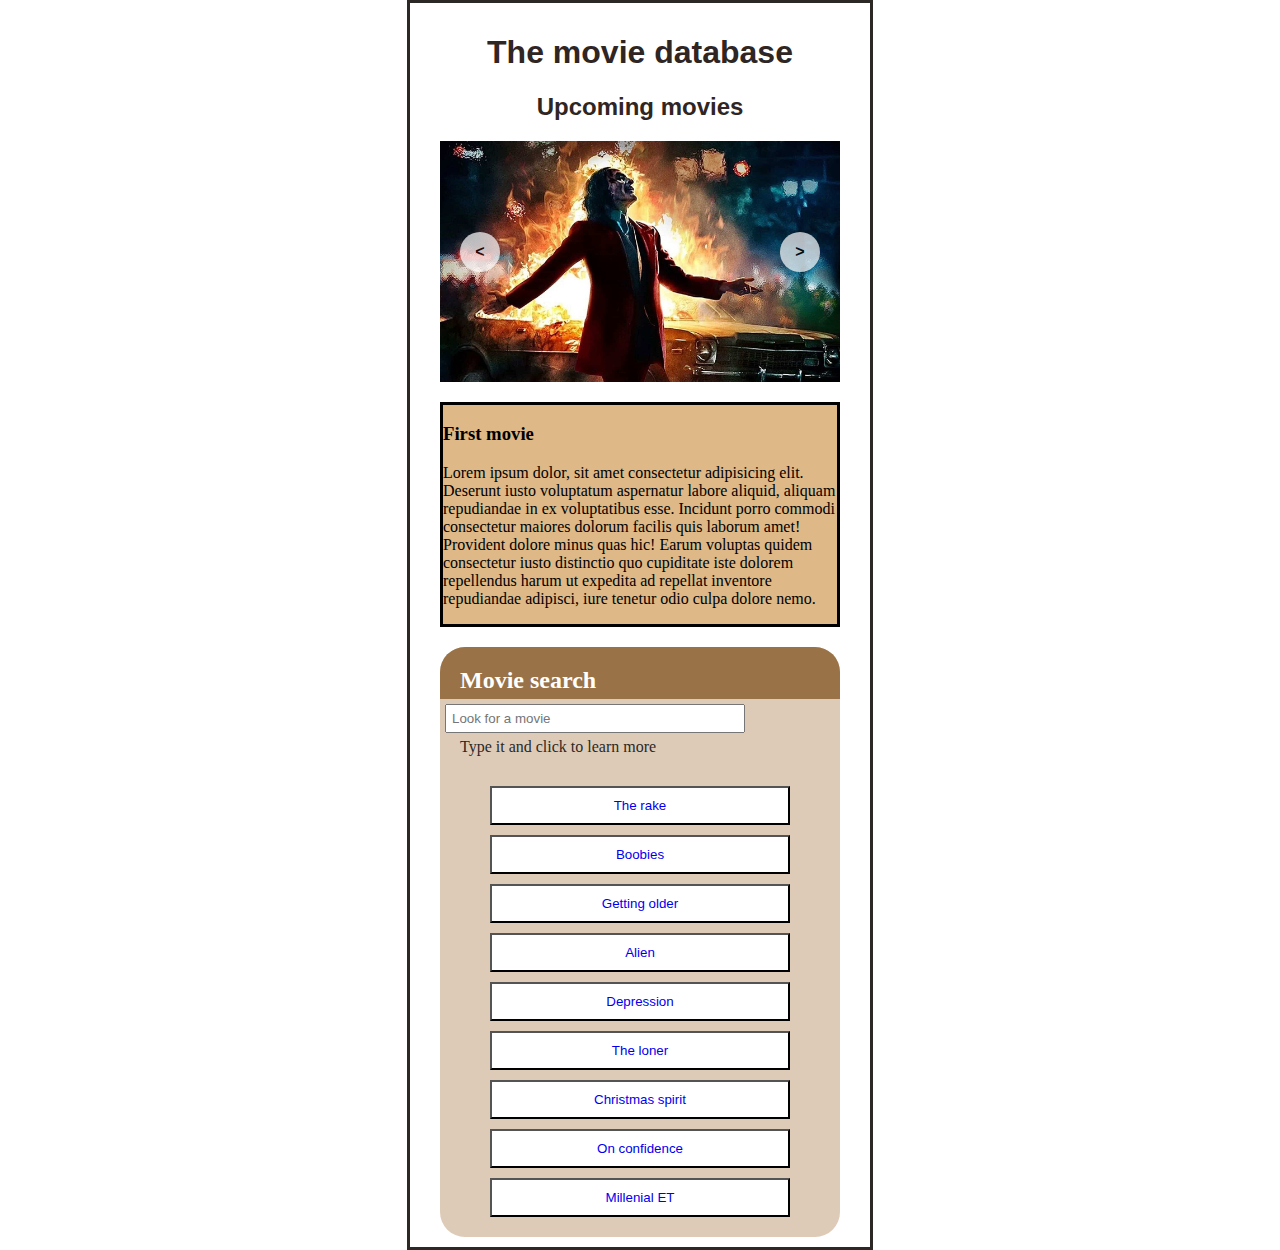
<file: Carousel/index.html>
<html>

<head>
    <link rel="stylesheet" href="index.css">
</head>

<body>
    <div class="carousel">

        <div id="titles">
            <h1 id="title">The movie database</h1>

            <h2 id="subtitle">Upcoming movies</h2>
        </div>
        <div class="carousel-actions">
            <button id="carousel-button-prev" aria-label="Previous Slide">
                < </button>
                    <button id="carousel-button-next" aria-label="Next Slide">></button>
        </div>

        <div class="carousel-item carousel-item-visible">

            <img src="image1.jpg" />
            <div class="moviesDesc" <p>
                <h3>First movie</h3> Lorem ipsum dolor, sit amet consectetur adipisicing
                elit.
                Deserunt iusto
                voluptatum
                aspernatur
                labore aliquid, aliquam repudiandae in ex voluptatibus esse. Incidunt porro commodi consectetur
                maiores
                dolorum facilis quis laborum amet!
                Provident dolore minus quas hic! Earum voluptas quidem consectetur iusto distinctio quo cupiditate
                iste
                dolorem repellendus harum ut expedita ad repellat inventore repudiandae adipisci, iure tenetur odio
                culpa
                dolore nemo.</p>
            </div>
        </div>
        <div class="carousel-item">
            <img src="image2.jpg" />
            <div class="moviesDesc">
                <p>
                <h3>Second movie</h3> Lorem ipsum dolor sit amet consectetur adipisicing elit. Quod laudantium
                distinctio sed
                laborum
                aliquam! Quas sequi quisquam eligendi eaque excepturi adipisci a quia nulla corrupti laudantium at
                impedit,
                illum labore.
                Modi officia molestias aperiam cumque inventore exercitationem doloremque numquam aspernatur
                asperiores
                optio, nemo voluptatem quibusdam ipsam sint, esse dignissimos! Accusamus necessitatibus similique
                quis
                voluptatibus quaerat culpa praesentium magnam sapiente ipsum?
                Expedita molestias dicta, praesentium nam itaque hic. Porro, quod doloremque neque cupiditate
                nostrum
                placeat commodi amet ratione laboriosam facilis minima earum ipsa dolores aut iure cum quis dolore
                modi
                a!
                </p>
            </div>
        </div>
        <div class="carousel-item">
            <img src="image3.jpg" />
            <div class="moviesDesc">
                <p>
                <h3>Third movie</h3> Lorem ipsum dolor sit amet consectetur adipisicing elit. Quod laudantium
                distinctio sed
                laborum
                aliquam! Quas sequi quisquam eligendi eaque excepturi adipisci a quia nulla corrupti laudantium at
                impedit,
                illum labore.
                Modi officia molestias aperiam cumque inventore exercitationem doloremque numquam aspernatur
                asperiores
                optio, nemo voluptatem quibusdam ipsam sint, esse dignissimos! Accusamus necessitatibus similique
                quis
                voluptatibus quaerat culpa praesentium magnam sapiente ipsum?
                Expedita molestias dicta, praesentium nam itaque hic. Porro, quod doloremque neque cupiditate
                nostrum
                placeat commodi amet ratione laboriosam facilis minima earum ipsa dolores aut iure cum quis dolore
                modi
                a!
                </p>
            </div>

        </div>



        <div id="container">
            <div id="search">
                <label for="searchInput">Movie search</label>

            </div>

            <div id="inputForm">
                <input id="searchInput" type="text" placeholder="Look for a movie">
                <p class="explanation">Type it and click to learn more</p>
            </div>
            <div id="results">
                <button class="name"> <a href="https://youtu.be/4U4lnaMCD5Y?t=386" target="_blank">
                        The rake</a></button>
                <button class="name"><a href="https://youtu.be/WVyqh5MM7sA?t=56" target="_blank">Boobies</a></button>

                <button class="name"><a href="https://youtu.be/yiE_63qDuRQ?t=16" target="_blank">Getting
                        older</a></button>

                <button class="name"><a href="https://youtu.be/xDWVObgdUaY?t=396" target="_blank">Alien</a></button>

                <button class="name"><a href="https://youtu.be/yiE_63qDuRQ?t=357"
                        target="_blank">Depression</a></button>

                <button class="name"><a href="https://youtu.be/yiE_63qDuRQ?t=345" target="_blank">The loner</a></button>

                <button class="name"><a href="https://youtu.be/4U4lnaMCD5Y?t=413" target="_blank">Christmas
                        spirit</a></button>

                <button class="name"><a href="https://youtu.be/Q-59qozh9Uo?t=20" target="_blank">On
                        confidence</a></button>

                <button class="name"><a href="https://youtu.be/xDWVObgdUaY?t=304" target="_blank">Millenial
                        ET</a></button>
            </div>

        </div>
    </div>


    <script src="index.js"></script>
</body>

</html>
</file>
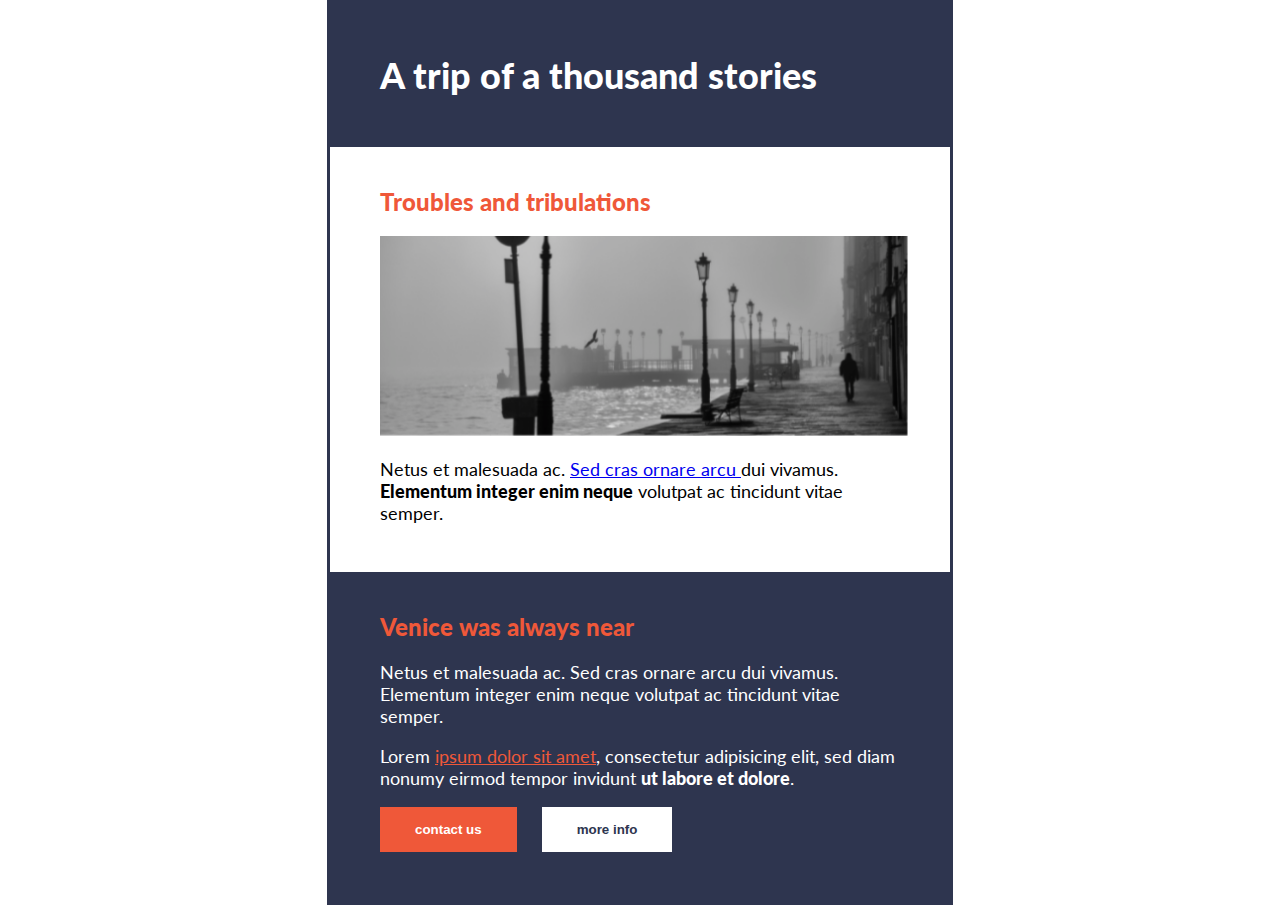
<file: ch-4/index.html>
<!DOCTYPE html>
<html lang="en">

<head>
    <link rel="preconnect" href="https://fonts.googleapis.com">
    <link rel="preconnect" href="https://fonts.gstatic.com" crossorigin>
    <link href="https://fonts.googleapis.com/css2?family=Lato:wght@300&display=swap" rel="stylesheet">
    <link rel="stylesheet" href="index.css">
    <meta charset="UTF-8">
    <meta http-equiv="X-UA-Compatible" content="IE=edge">
    <meta name="viewport" content="width=device-width, initial-scale=1.0">
    <title>Venice</title>
</head>

<body>
    <section class="section-one">
        <h1>A trip of a thousand stories</h1>

    </section>
    <section class="section-two">
        <h2>Troubles and tribulations</h2>
        <img src="boardwalk.png" id="boardwalk"
            alt="a black and white picture of a person in the bottom right corner walking through a pier and there's sea on the left and many street lights that decrease in size from left to right as their proximity to the camera is smaller">
        <p>Netus et malesuada ac. <a href="#"> Sed cras ornare arcu </a> dui vivamus. <span class="bold">Elementum
                integer enim neque</span> volutpat ac tincidunt vitae semper.</p>

    </section>
    <section class="section-three">
        <h2>Venice was always near</h2>

        <p>Netus et malesuada ac. Sed cras ornare arcu dui vivamus. Elementum integer enim neque volutpat ac
            tincidunt vitae semper.</p>
        <p>Lorem <a href="#">ipsum dolor sit amet</a>, consectetur adipisicing elit, sed diam nonumy eirmod tempor
            invidunt <span class="bold">ut labore et dolore</span>.</p>

        <button class="btn orange">contact us</button>
        <button class="btn white">more info</button>
    </section>
</body>

</html>
</file>
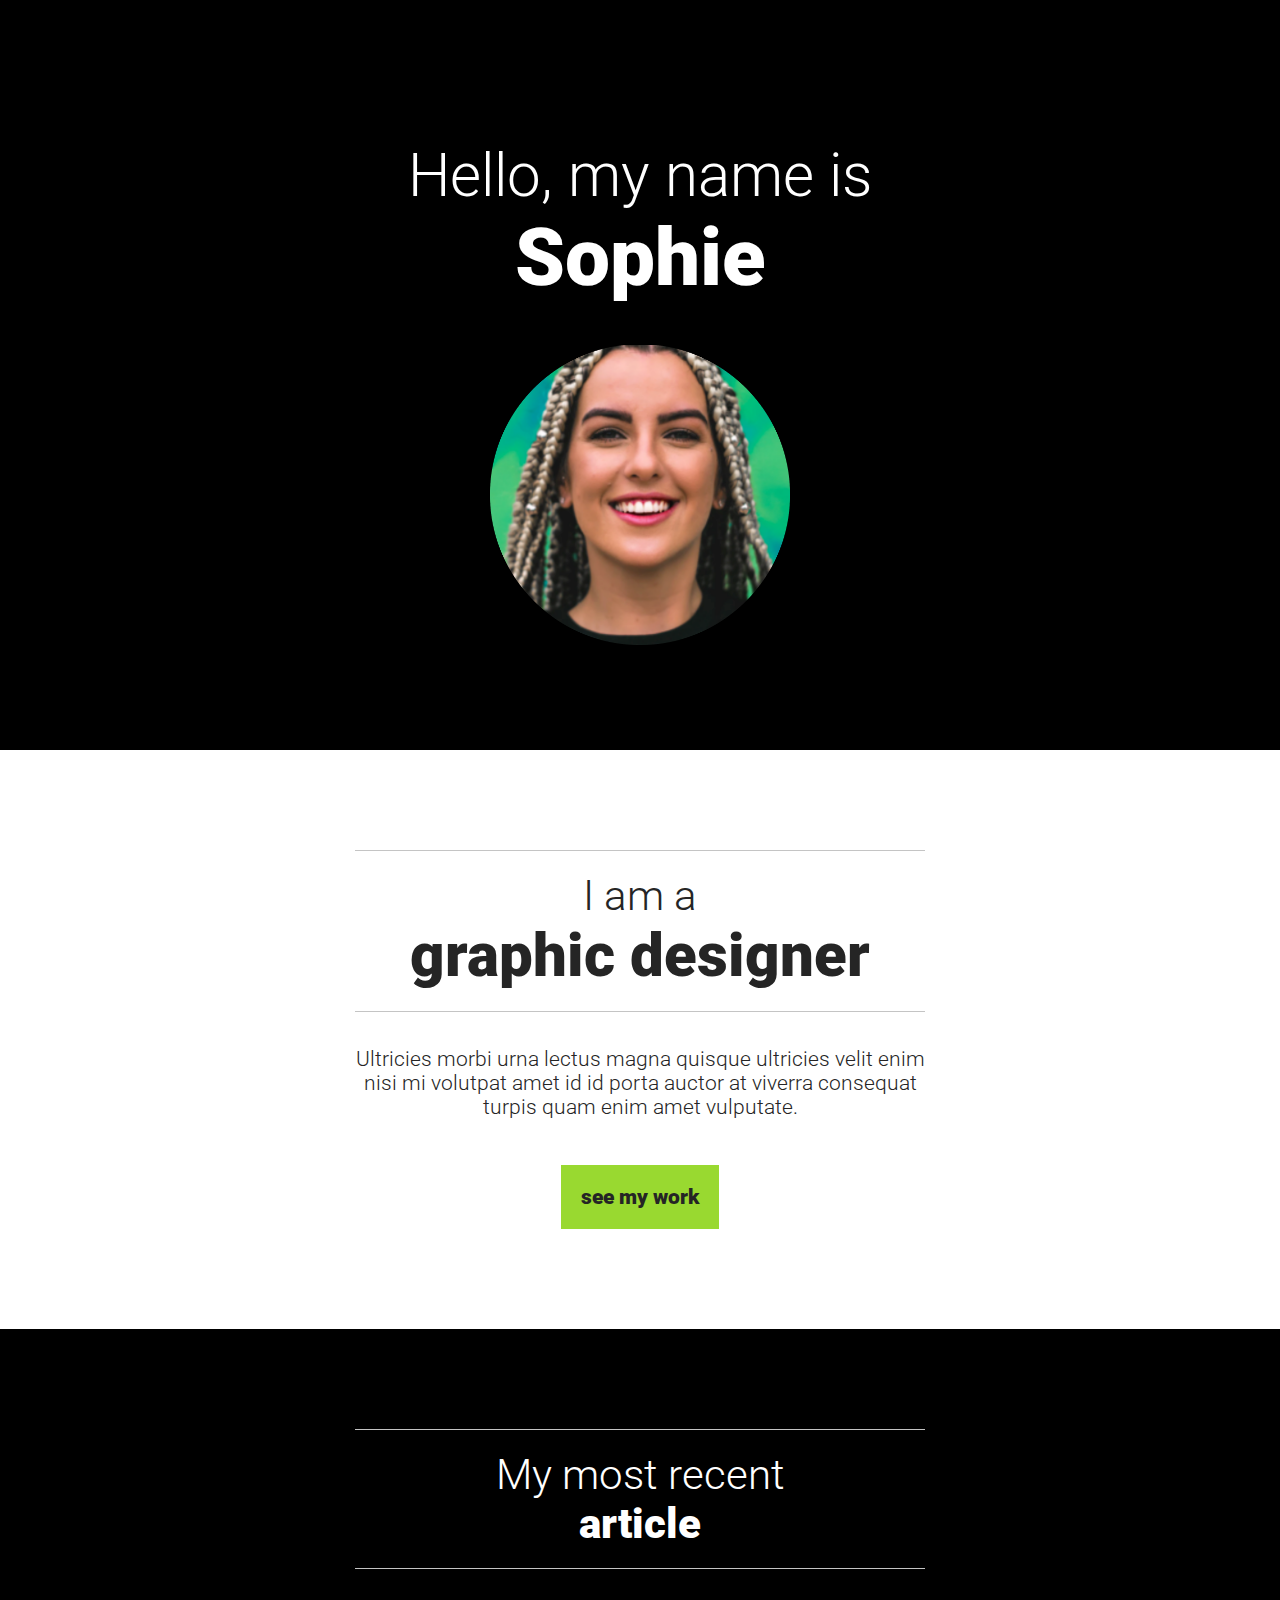
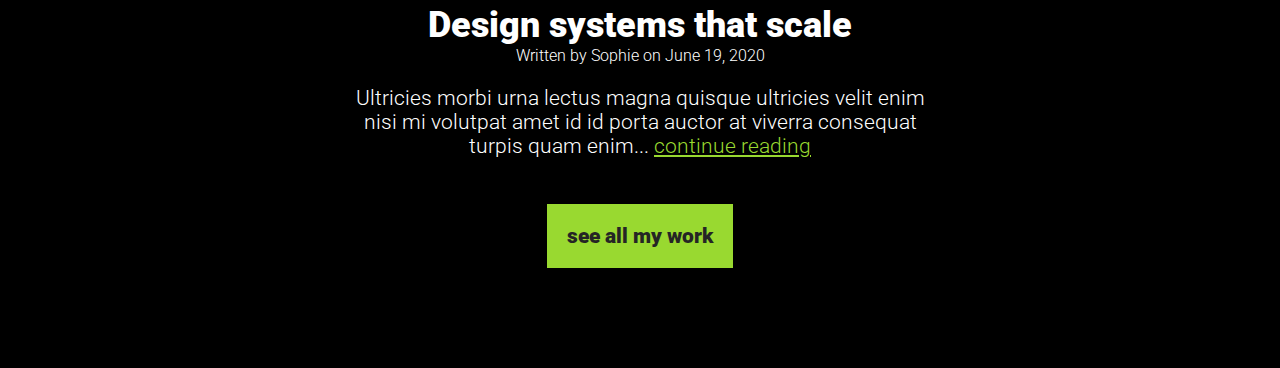
<file: ch-5/index.html>
<!DOCTYPE html>
<html lang="en">

<head>
    <link rel="preconnect" href="https://fonts.googleapis.com">
    <link rel="preconnect" href="https://fonts.gstatic.com" crossorigin>
    <link href="https://fonts.googleapis.com/css2?family=Roboto:wght@300;900&display=swap" rel="stylesheet">
    <meta charset="UTF-8">
    <meta http-equiv="X-UA-Compatible" content="IE=edge">
    <meta name="viewport" content="width=device-width, initial-scale=1.0">
    <title>Sophie's CV</title>
    <link rel="stylesheet" href="index.css">
</head>

<body>

    <section class="introduction">
        <div class="container">
            <h1>Hello, my name is <span class="name">Sophie</span>
            </h1>
            <img src="sophie.png" alt="girl smiling" class="sophie">
        </div>
    </section>



    <section class="section-one">
        <div class="container">
            <h2>I am a <span class="profession">graphic designer</span>
            </h2>
            <p>Ultricies morbi urna lectus magna quisque ultricies velit enim nisi mi volutpat amet id id porta auctor
                at
                viverra consequat turpis quam enim amet vulputate.</p>
            <a href="#" class="btn">see my work</a>
        </div>
    </section>




    <section class="section-two">
        <div class="container">
            <h2>My most recent <span class="article">article</span>
            </h2>
            <article>
                <h3>Design systems that scale</h3>
                <p class="small-print">Written by Sophie on June 19, 2020</p>
                <p>Ultricies morbi urna lectus magna quisque ultricies velit enim nisi mi volutpat amet id id porta
                    auctor
                    at
                    viverra consequat turpis quam enim... <a href="#">continue reading</a></p>
            </article>
            <a href="#" class="btn">see all my work</a>
        </div>
    </section>


</body>

</html>
</file>
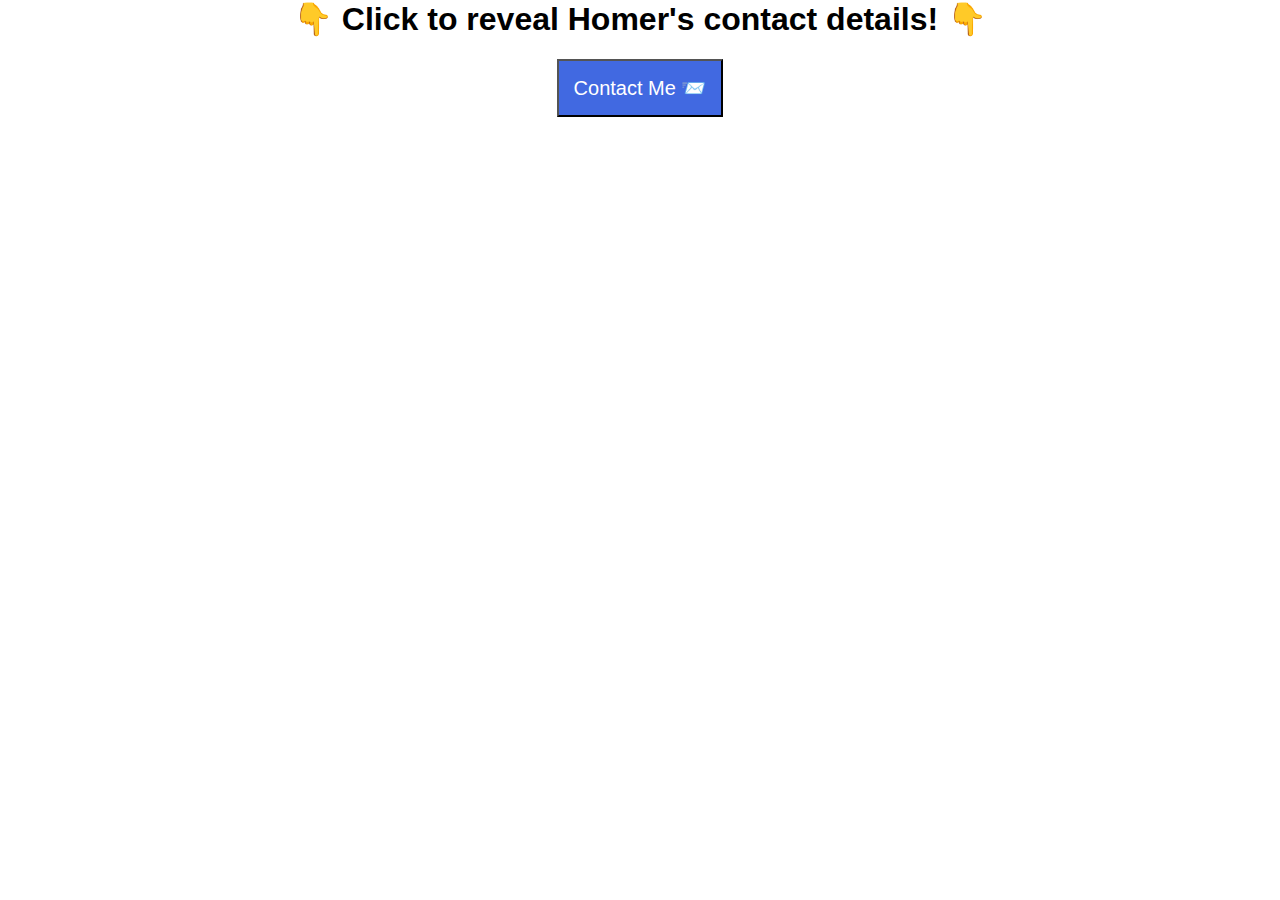
<file: ch6/index.html>
<html>

<head>
    <link rel="stylesheet" href="style.css">

</head>

<body>

    <div id="overlay">

        <div id="modal">
            <h2>Contact Details</h2>
            <p>Homer Simpson, 742 Evergreen Terrace (no spam please!) 😀</p>
            <button id="close-modal">Close! 👋</button>
        </div>
    </div>


    <h1>👇 Click to reveal Homer's contact details! 👇</h1>

    <button id="open-modal">Contact Me 📨</button>

    <script src="index.js"></script>
</body>

</html>
</file>
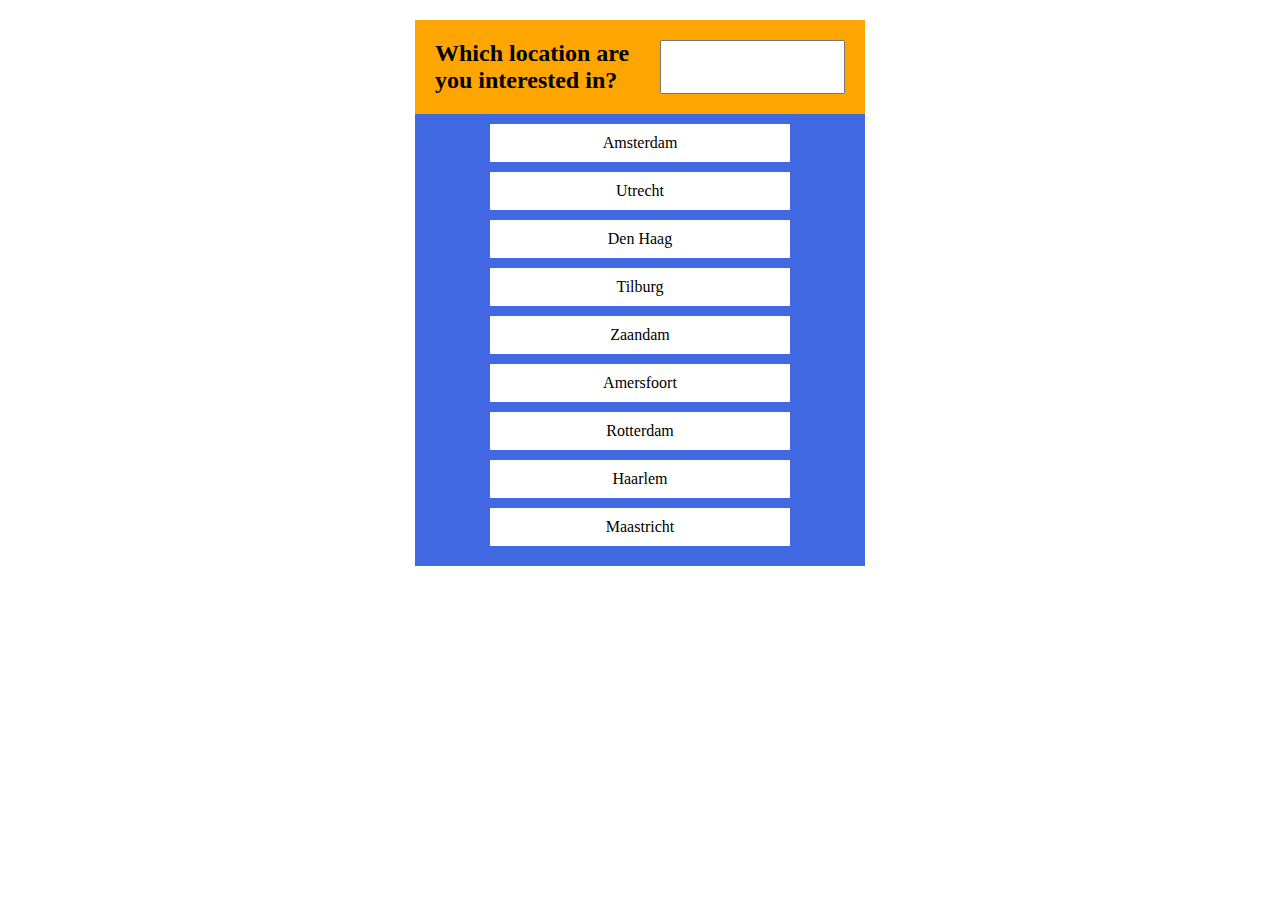
<file: ch7/index.html>
<html>

<head>
    <link rel="stylesheet" href="styles.css">
</head>

<body>
    <div id="container">
        <div id="search">
            <label for="searchInput">Which location are you interested in?</label>
            <input id="searchInput" type="text">
        </div>

        <ul id="results">
            <li class="name">Amsterdam</li>
            <li class="name">Utrecht</li>
            <li class="name">Den Haag</li>
            <li class="name">Tilburg</li>
            <li class="name">Zaandam</li>
            <li class="name">Amersfoort</li>
            <li class="name">Rotterdam</li>
            <li class="name">Haarlem</li>
            <li class="name">Maastricht</li>
        </ul>

    </div>
    <script src="index.js"></script>
</body>

</html>
</file>
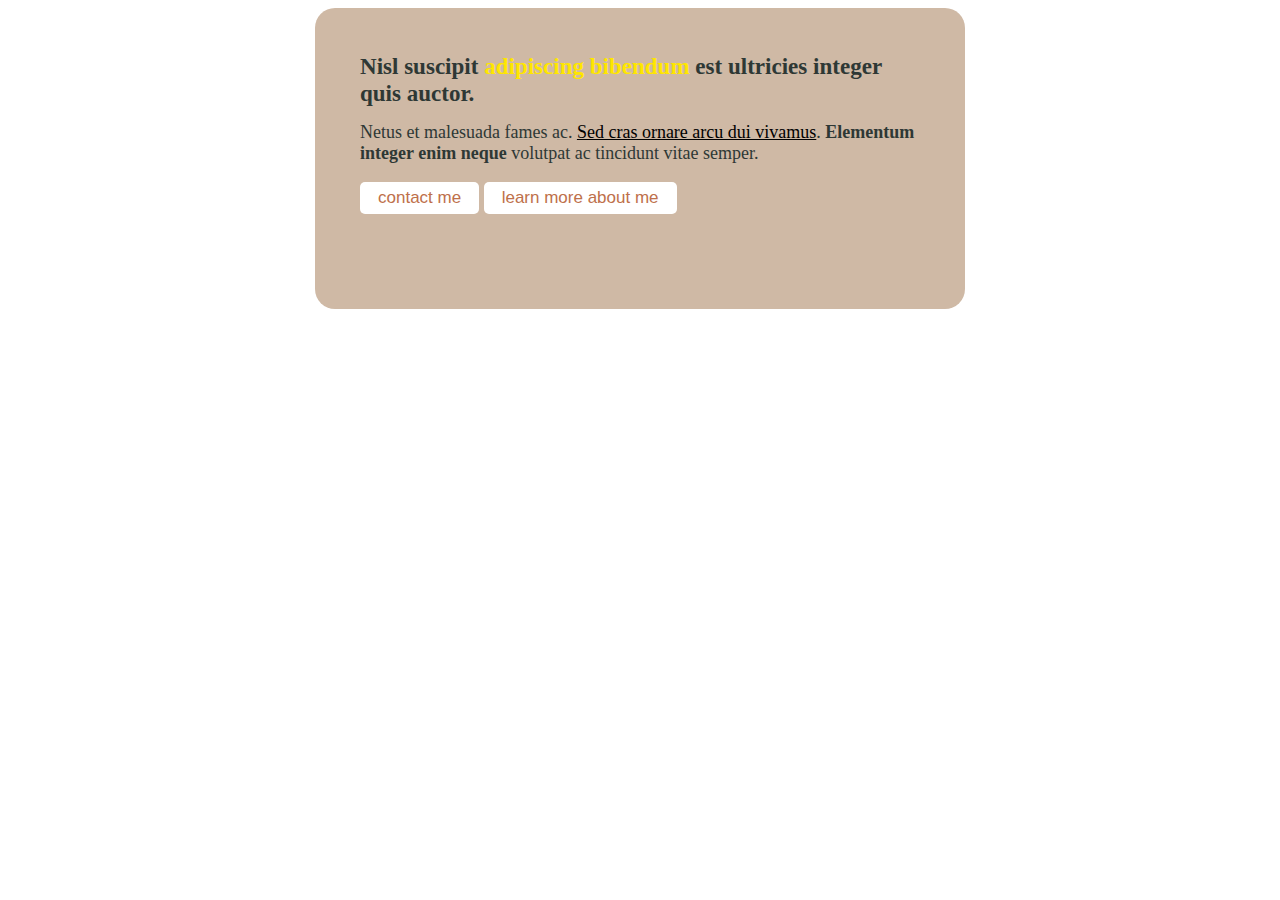
<file: ch_3/index.html>
<!DOCTYPE html>
<html lang="en">

<head>
    <meta charset="UTF-8">
    <meta http-equiv="X-UA-Compatible" content="IE=edge">
    <meta name="viewport" content="width=device-width, initial-scale=1.0">
    <title>Contact card</title>
    <link rel="stylesheet" href="index.css">
</head>

<body>

    <body>
        <div class="card">
            <h1 style="font-size:clamp(12px, 1.8vw, 30px)">Nisl suscipit <span class="accent-color">adipiscing
                    bibendum</span> est ultricies
                integer quis auctor.
            </h1>
            <p>Netus et malesuada fames ac. <a href="#">Sed cras ornare arcu dui vivamus</a>. <strong>Elementum integer
                    enim neque</strong> volutpat ac tincidunt vitae semper.</p>
            <p class="links">
                <a class="button" href="#">contact me</a>
                <a href="#" class="button">learn more about me</a>
            </p>


        </div>
    </body>

</html>
</file>
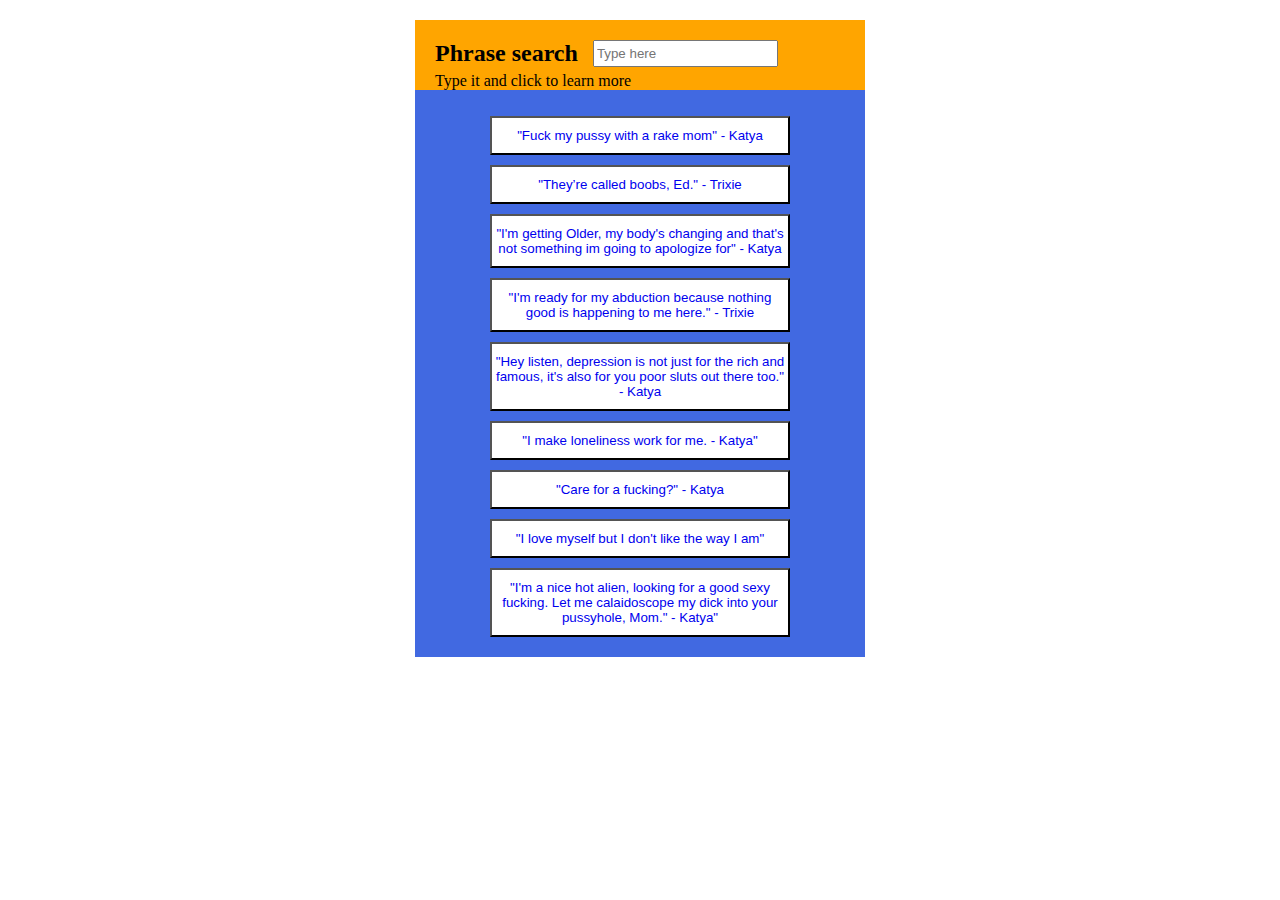
<file: Unhhh phrase search/index.html>
<!DOCTYPE html>
<html lang="en">

<head>
        <meta charset="UTF-8">
        <meta http-equiv="X-UA-Compatible" content="IE=edge">
        <meta name="viewport" content="width=device-width, initial-scale=1.0">
        <title>UNHhhh phrases</title>
        <link rel="stylesheet" href="style.css">
</head>

<body>
        <div id="container">
                <div id="search">
                        <label for="searchInput">Phrase search</label>
                        <input id="searchInput" type="text" placeholder="Type here">
                </div>
                <p class="explanation">Type it and click to learn more</p>
                <div id="results">
                        <button class="name"> <a href="https://youtu.be/4U4lnaMCD5Y?t=386" target="_blank">
                                        "Fuck my pussy with a rake mom" - Katya</a></button>
                        <button class="name"><a href="https://youtu.be/WVyqh5MM7sA?t=56" target="_blank">"They’re called
                                        boobs,
                                        Ed." - Trixie</a></button>

                        <button class="name"><a href="https://youtu.be/yiE_63qDuRQ?t=16" target="_blank">"I'm getting
                                        Older, my
                                        body's changing and that's not something im going to apologize for" -
                                        Katya</a></button>

                        <button class="name"><a href="https://youtu.be/xDWVObgdUaY?t=396" target="_blank">"I'm ready for
                                        my
                                        abduction because nothing good is happening to me here." - Trixie</a></button>

                        <button class="name"><a href="https://youtu.be/yiE_63qDuRQ?t=357" target="_blank">"Hey listen,
                                        depression is
                                        not just for the rich and famous, it's also for you poor sluts out there too." -
                                        Katya</a></button>

                        <button class="name"><a href="https://youtu.be/yiE_63qDuRQ?t=345" target="_blank">"I make
                                        loneliness work
                                        for me. - Katya"</a></button>

                        <button class="name"><a href="https://youtu.be/4U4lnaMCD5Y?t=413" target="_blank">"Care for a
                                        fucking?" -
                                        Katya</a></button>

                        <button class="name"><a href="https://youtu.be/Q-59qozh9Uo?t=20" target="_blank">"I love myself
                                        but I don't
                                        like the way I am"</a></button>

                        <button class="name"><a href="https://youtu.be/xDWVObgdUaY?t=304" target="_blank">"I'm a nice
                                        hot alien,
                                        looking for a good sexy fucking. Let me calaidoscope my dick into your
                                        pussyhole, Mom." -
                                        Katya"</a></button>
                </div>

        </div>
        <script src="index.js"></script>
</body>

</html>
</file>
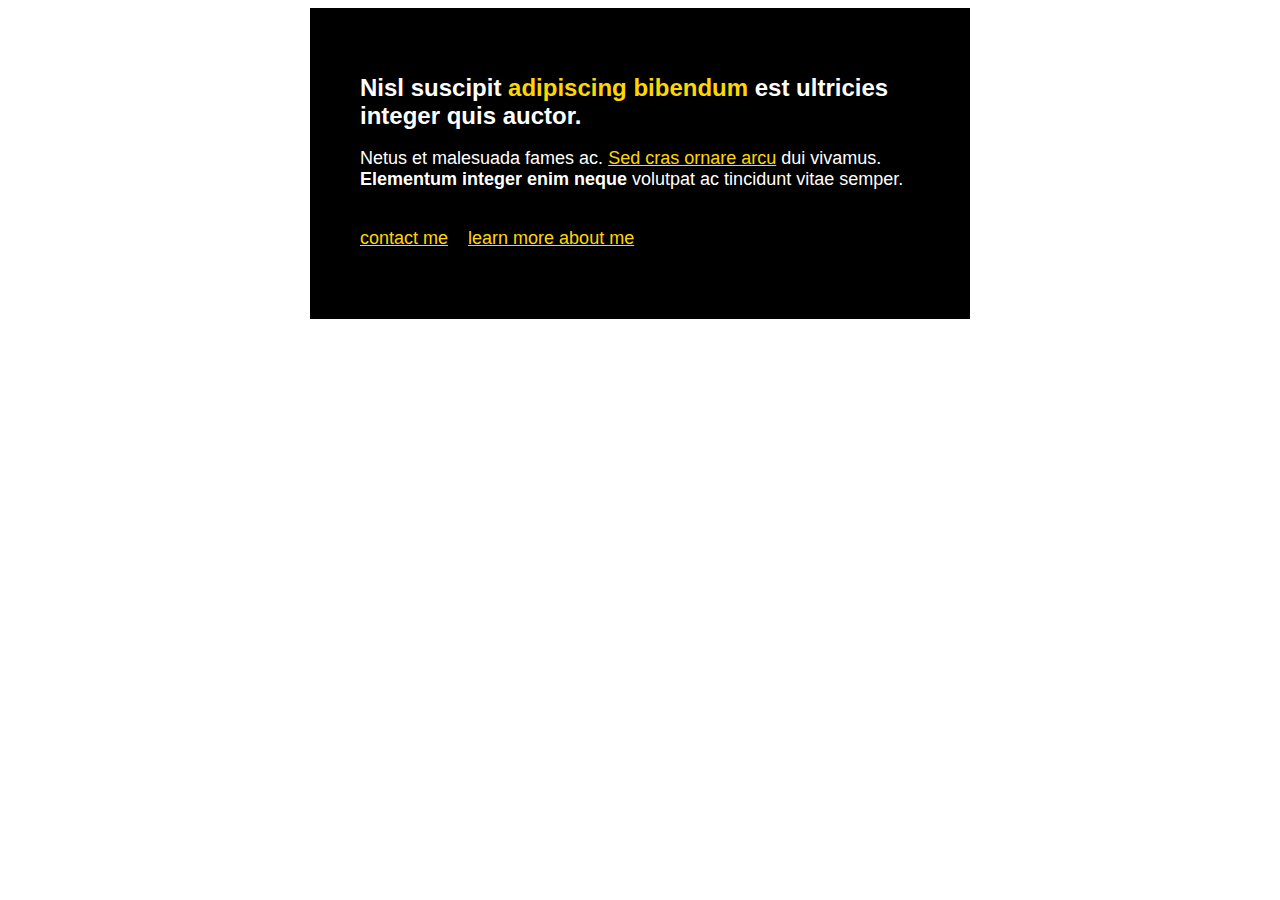
<file: untitled.html>
<!DOCTYPE html>
<html lang="en">

<head>
    <meta charset="UTF-8">
    <meta http-equiv="X-UA-Compatible" content="IE=edge">
    <meta name="viewport" content="width=device-width, initial-scale=1.0">
    <title>A card exercise</title>
    <link rel="stylesheet" href="untitled.css">
</head>

<body>
    <div class="card">
        <h1> Nisl suscipit <span class="accent_color">adipiscing bibendum</span> est ultricies integer quis auctor.</h1>
        <p>Netus et malesuada fames ac. <span class="underlined_accent"> Sed cras ornare arcu</span> dui vivamus.
            <strong>Elementum
                integer enim neque
            </strong>volutpat ac tincidunt vitae semper.
        </p>
        <p class="links">
            <span class="contact-me"><a href="#">contact me</a> </span> <span class="learn-more"><a href="#">learn more
                    about me</a></span>
        </p>
    </div>
</body>

</html>
</file>
<file: Carousel/index.css>
.carousel {
    max-width: 400px;
    position: relative;
    overflow: hidden;
    display: block;
    margin: 0 auto;
    border-style: solid;
    border-color: #2B2826;
    padding: 10px 30px;
}

.carousel .carousel-item,
.carousel .carousel-item-hidden{
    display: none;
}

.carousel .carousel-item-visible {
    display: block;
    animation: fadeVisibility 0.5s;
}

.carousel .carousel-item img {
    width: 100%;
    max-width: 600px;
    height: auto;
}

.carousel .carousel-actions {
    display: flex;
    width: 100%;
    justify-content: space-between;
    top: 20%;
    transform: translateY(-50%);
    position: absolute;
}
/* Styling the buttons */
.carousel .carousel-actions button {
    border-radius: 50px;
    background-color: white;
    border: 0;
    font-size: 16px;
    font-weight: bold;
    cursor: pointer;
    width: 40px;
    height: 40px;
  opacity: 70%;
}
#carousel-button-next:hover, #carousel-button-prev:hover{
    opacity: 100%;
}

.carousel .carousel-actions button#carousel-button-prev {
    margin-left: 20px;
}

.carousel .carousel-actions button#carousel-button-next {
    margin-right: 80px;   
}

/* Adding keyframes to be able to put animations (transitions) */
@keyframes fadeVisibility {
    0% {
        opacity: 0;
    }
    100% {
        opacity: 1;
    }
}

/* Text styling */

.moviesDesc{
    background: burlywood;
    margin: 20px auto;
    border-style: solid;
    border-color: black;
    max-width: 400px;
}

#title,
#subtitle { 
    font-family: Calibri, 'Gill Sans MT', 'Gill Sans', 'Trebuchet MS', sans-serif;
    text-align: center;
}

#titles{
    background: #FFF;
    color: #2F2523;
}
.carousel__indicator {
    height: 15px;
    width: 15px;
    border-radius: 100%;
    display: inline-block;
    z-index: 2;
    cursor: pointer;
    opacity: 0.35;
    margin: 0 2.5px 0 2.5px;
    position: absolute;
    bottom: 20px;
    width: 100%;
    text-align: center;
    color: #fff;
  }
  .carousel__indicator:hover {
    opacity: 0.75;
  }

  html, body {
    margin: 0;
    padding: 0;
}

#container {
    width: inherit;
    margin: 0 auto;
    margin-top: 20px;
    background-color: #DECBB7;
    border-radius: 25px;
}

#search {
    display: flex;
    padding: 20px;
    background-color: #9A7247;
    padding-bottom: 5px;
    margin: 0 auto;
    border-radius: 25px 25px 0 0 ;
    color: #FFF;
}

#search label {
    font-size: 24px;
    font-weight: bold;
    margin-right: 15px;
}

#results {
    display: block;
    padding: 10px;
    max-width: 300px;
    margin: 0 auto;
}

#results a{
    text-decoration: none;
    cursor: pointer;
}

#results .name {
    width: 100%;
    padding: 10px 0;
    text-align: center;
    background-color: white;
    margin-bottom: 10px;
    list-style-type: none;
}

#searchInput{
    max-width: 80em;
} 

.explanation{
    /* background-color: #9A7247; */
    margin-top: 0;
    margin-bottom: 10px;
    padding-left: 20px;
    padding-top: 0px;
    padding-bottom: 10px;
    color: #2B2826;
}

#searchInput{
    padding: 5px;
    width: 300px;
    margin: 5px auto 5px 5px;
}
</file>
<file: ch-4/index.css>
body{
    font-family: 'Lato', sans-serif;
    max-width: 620px;
    border: solid;
    border-color: #2e354F;   
    font-size: 18px;
    margin: 0 auto;
    font-weight: 400;
}

h1{
    font-size: 36px;
    color: #FFF;
    margin: 0;
    padding: 50px;
    font-weight: 900;
}

h2{
    font-size: 24px;
    color: #ef5839;
    font-weight: 900;
}

.bold {
    font-weight: 900;
}

.section-one{
    background: #2e354F;
    margin: 0;
}

.section-two{
    padding: 20px 50px 30px 50px;
}

.section-three{
    background-color: #2e354F;
    color: #FFF;
    padding: 20px 50px 50px 50px;
}

.section-three a{
    color: #ef5839;
}

.btn.orange{
    background-color: #ef5839;
    color: #FFF;
    padding: 15px 35px;
}

.btn.white{
    background-color: #FFF;
    color: #2e354F;
    padding: 15px 35px;
    margin-left: 20px;
}

.btn{
    font-weight: 900;
    border-style: none;
}

.btn:hover{
    background-color: #F69F8E;
}

.btn:focus{
    background-color: #F69F8E;
}

#boardwalk{
    max-width: 530px;
    max-height: 200px;
}
</file>
<file: ch-5/index.css>
/* Whole document style */
body {
    text-align: center;
    font-family: 'Roboto', sans-serif;
    font-size: 21px;
    font-weight: 300;
    margin: 0;
    color: #FFF;
    background-color: black;
}

.container{
    width: 570px;
    margin: 0 auto;
}
/* Picture dimensions */
.sophie{
    width: 300px;
}

/* Section styles */
.introduction, .section-one, .section-two{
    padding: 100px 0;
}

.section-one{
    background-color: white;
    color: #252525;
}
/* Titles */
h1{
 font-size: 60px;
}

h2{
    font-size: 42px;
}

h3{
    font-size: 36px;
    margin: auto auto 0 auto;
    font-weight: 900;
}
h1, h2{
    font-weight: 300;
}

h2{
    border-style: solid none;
    border-color: #C4C4C4;
    border-width: 1px;
    padding: 20px 0;
    margin-top: 0;
}
/* Styling of Sophie's name */
.name{
    font-size: 80px;
}

.profession{
    font-size: 60px;
}
/* Accent  in profession, name and article with their own line*/
.profession, .name, .article{
    font-weight: 900;
    display: block;
}

.small-print{
    font-size: 16px;
    margin: 0;
}

/* Links style */
a{
    color: #99D930;
}
a:hover{
    color: #131313;;
}

.btn{
    color: #252525;
    background: #99D930;
    padding: 20px;
    margin-top: 25px;
    font-size: 21px;
    border: none;
    font-weight: 900;
    display: inline-block;
    text-decoration: none;
    max-width: 150px;
}
.btn:hover{
    color: #FFF;
    background: #252525;
}
</file>
<file: ch6/style.css>
html, body {
    margin: 0;
    font-family: Arial, Helvetica, sans-serif;
    text-align: center;
  }

#open-modal, #close-modal {
    background-color: royalblue;
    color: white;
    padding: 15px;
    font-size: 20px;
    cursor: pointer;
  }

#modal {
    background-color: white;
    max-width: 600px;
    margin: 0 auto;
    padding: 20px;
    height: 200px;
    position: relative;
    top: 30%;
  }


#overlay {
    display: none;
    width: 100%;
    height: 100%;
    position: absolute;
    top: 0;
    left: 0;
    bottom: 0;
    right: 0;
    background-color: rgba(0, 0, 0, 0.3);
  }
</file>
<file: ch7/styles.css>
html, body {
    margin: 0;
    padding: 0;
}

#container {
    width: 450px;
    margin: 0 auto;
    margin-top: 20px;
    background-color: royalblue;
}

#search {
    display: flex;
    padding: 20px;
    background-color: orange;
}

#search label {
    font-size: 24px;
    font-weight: bold;
    margin-right: 15px;
}

#results {
    display: block;
    padding: 10px;
    max-width: 300px;
    margin: 0 auto;
}

#results .name {
    width: 100%;
    padding: 10px 0;
    text-align: center;
    background-color: white;
    margin-bottom: 10px;
    list-style-type: none;
}
</file>
<file: ch_3/index.css>
.card {
    background: #CFB9A5;
    color: #2E3835;
    width: 560px;
    margin: 0 auto;
    padding: 45px;
    border-radius: 20px;
    max-width: 600px;
}

h1, p {
    margin-top: 0;
}

h1 {
    font-size: 24px;
}

p {
    font-size: 18px;
}

a {
    color: black;
}

.button {
    display: inline-block;
    text-decoration: none;
    background: #FFE600;
    background-color: white;
    padding: 20px;
    margin-bottom: 50px;
    color:#BE704B;
    border-radius:5px;
    font-size: 17px;
    font-family: 'Source Sans Pro', sans-serif;
    padding: 6px 18px;
  }

  .button:hover{
background: burlywood;
color: whitesmoke;
  }

.accent-color {
    color: #FFE600;
}

.links {
    margin-top: 0;
    margin-bottom: 0;
}
</file>
<file: Unhhh phrase search/style.css>
html, body {
    margin: 0;
    padding: 0;
}

#container {
    width: 450px;
    margin: 0 auto;
    margin-top: 20px;
    background-color: royalblue;
}

#search {
    display: flex;
    padding: 20px;
    background-color: orange;
    padding-bottom: 5px;
}

#search label {
    font-size: 24px;
    font-weight: bold;
    margin-right: 15px;
}

#results {
    display: block;
    padding: 10px;
    max-width: 300px;
    margin: 0 auto;
}

#results a{
    text-decoration: none;
    cursor: pointer;
}

#results .name {
    width: 100%;
    padding: 10px 0;
    text-align: center;
    background-color: white;
    margin-bottom: 10px;
    list-style-type: none;
}

/* #searchInput{
    display: block;
} */

.explanation{
    background-color: orange;
    margin-top: 0;
    padding-left: 20px;
    padding-top: 0px;
}
</file>
<file: untitled.css>
.card {
    background: #000;
    color: white;
    width: 560px;
    margin: 0 auto;
    padding: 50px;
    text-align: left;
    font-size: 75px;
    font-family: -apple-system, BlinkMacSystemFont, 'Segoe UI', Roboto, Oxygen, Ubuntu, Cantarell, 'Open Sans', 'Helvetica Neue', sans-serif;
}

h1 {
    font-size: 24px;
}

p {
    font-size: 18px;
}

.links{
    padding: 20px 0;
    margin: 0px 30px 0px 0px;
}

.links a{
    color: gold;
}

.learn-more{
    margin-left: 15px;
}

.accent_color{
    color: gold;
}

.underlined_accent{
    text-decoration: underline;
    color: gold;
}
</file>
